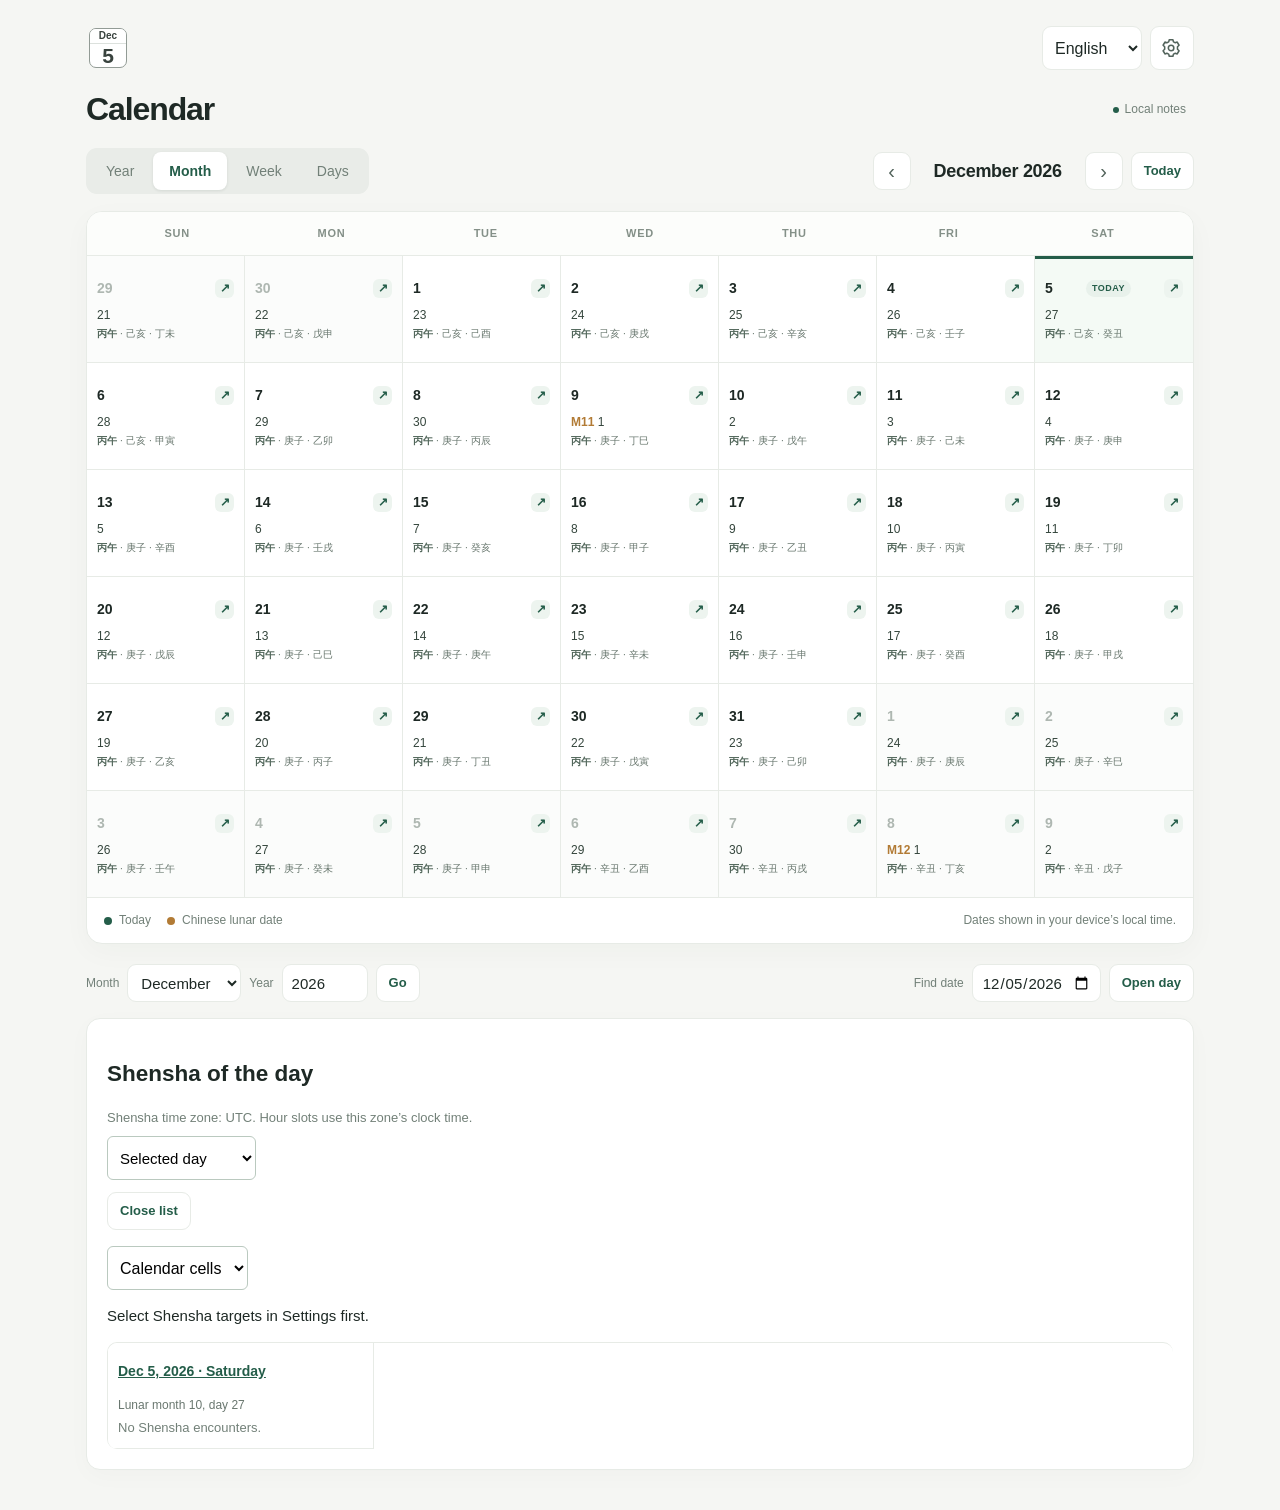
<file: index.html>
<!doctype html>
<html lang="en">
<head>
  <meta charset="utf-8">
  <meta name="viewport" content="width=device-width, initial-scale=1, viewport-fit=cover">
  <meta name="theme-color" content="#f5f5f2">
  <title>Daymark — Gregorian & Chinese Calendar</title>
  <link rel="manifest" href="manifest.webmanifest">
  <link id="app-favicon" rel="icon" type="image/png" href="icons/calendar-192.png">
  <link rel="apple-touch-icon" href="icons/calendar-192.png">
  <meta name="apple-mobile-web-app-capable" content="yes">
  <meta name="apple-mobile-web-app-title" content="Daymark">
  <link rel="stylesheet" href="styles.css?v=0.1.0-dev.49">
</head>
<body>
  <main class="shell">
    <header class="topbar">
      <a class="calendar-logo" id="calendar-home" href="#calendar" aria-label="Calendar">
        <span class="calendar-date-logo" aria-hidden="true">
          <span id="logo-month" class="calendar-logo-month"></span>
          <strong id="logo-day" class="calendar-logo-day"></strong>
        </span>
      </a>
      <div class="header-actions">
        <label class="sr-only" for="language-choice">Language</label>
        <select id="language-choice"><option value="zh" lang="zh-CN">中文</option><option value="en" lang="en">English</option><option value="ru" lang="ru">Русский</option><option value="fr" lang="fr">Français</option><option value="ja" lang="ja">日本語</option></select>
        <button class="icon-btn settings-button" id="open-settings" type="button" aria-label="Settings" data-open-settings="">
          <svg viewBox="0 0 24 24" width="22" height="22" aria-hidden="true" fill="none" stroke="currentColor" stroke-width="1.7" stroke-linecap="round" stroke-linejoin="round">
            <path d="m9 3-.6 2.3-2 .9-2.1-.7-2 3.5L4 10.6v2.8L2.3 15l2 3.5 2.1-.7 2 .9L9 21h4l.6-2.3 2-.9 2.1.7 2-3.5-1.7-1.6v-2.8L19.7 9l-2-3.5-2.1.7-2-.9L13 3Z"/>
            <circle cx="11" cy="12" r="3"/>
          </svg>
        </button>
      </div>
    </header>

    <dialog id="release-help" aria-labelledby="release-title">
      <h2 id="release-title">What’s new</h2>
      <p><strong id="release-version"></strong> · <time id="release-date"></time></p>
      <ul id="release-changes"></ul>
      <form method="dialog"><button class="today-btn">Done</button></form>
    </dialog>
    <p id="language-status" role="status"></p>
    <dialog id="install-help" aria-labelledby="install-title">
      <h2 id="install-title">Install Daymark</h2>
      <p id="install-instructions"></p>
      <p>Notes stay on this device. Export a backup before switching browsers or installing, then import it if your notes do not appear.</p>
      <form method="dialog"><button class="today-btn">Done</button></form>
    </dialog>


    <section id="settings-page" hidden aria-labelledby="settings-title">
      <button class="detail-back" id="settings-back" type="button">← <span>Back to calendar</span></button>
      <h1 id="settings-title" tabindex="-1">Settings</h1>
      <div class="settings-grid">
    <section id="settings-account" class="settings-card account-panel" tabindex="-1" aria-labelledby="account-title">
      <h2 id="account-title">Account</h2>
      <p>Stay signed in on this device. Sign out when using a shared device.</p>
      <p id="account-label">Local notes · this browser only</p>
      <p>Sign in to sync private notes across your devices. Cloud sync sends note contents to our Supabase provider; this app does not provide end-to-end encryption. Sign out on shared devices.</p>
      <form id="account-form">
        <label for="account-email">Email</label><input id="account-email" type="email" autocomplete="username" required>
        <label for="account-password">Password</label>
        <div class="password-field">
          <input id="account-password" type="password" autocomplete="current-password" autocapitalize="none" autocorrect="off" spellcheck="false" minlength="8" required>
          <button class="today-btn" id="toggle-password" type="button" aria-controls="account-password">Show password</button>
        </div>
        <div class="note-actions"><button class="today-btn" type="submit">Sign in</button><button class="today-btn" type="button" id="sign-up">Create account</button></div>
      </form>
      <button class="today-btn" id="toggle-password-form" type="button" aria-expanded="false" aria-controls="password-form" hidden>Change password</button>
      <form id="password-form" hidden>
        <h3>Change password</h3>
        <label for="current-password">Current password</label>
        <input id="current-password" type="password" autocomplete="current-password" required>
        <label for="new-password">New password</label>
        <input id="new-password" type="password" autocomplete="new-password" minlength="8" required>
        <label for="confirm-password">Confirm new password</label>
        <input id="confirm-password" type="password" autocomplete="new-password" minlength="8" required>
        <div class="note-actions"><button class="today-btn" id="change-password" type="submit">Change password</button></div>
        <p id="password-status" role="status"></p>
      </form>
      <p id="account-status" role="status"></p>
      <div class="note-actions" id="account-actions" hidden><button class="today-btn sign-out-button" id="sign-out">Sign out</button></div>
    </section>
    <section id="settings-sync" class="settings-card" tabindex="-1" aria-labelledby="settings-sync-title">
      <h2 id="settings-sync-title">Sync &amp; backups</h2>
      <div id="sync-actions" class="note-actions" hidden><button class="today-btn" id="sync-now">Sync now</button></div>
      <p id="sync-status" role="status"></p>
      <div id="sync-conflict" hidden>
        <h3 id="conflict-title">Conflicting edits</h3>
        <p>Both versions are kept on this device until you choose. Export a backup to preserve your local version first.</p>
        <p>This device</p><pre id="conflict-local"></pre>
        <p>Cloud</p><pre id="conflict-cloud"></pre>
        <div class="note-actions"><button class="today-btn" id="keep-local">Keep this device's version</button><button class="today-btn" id="keep-cloud">Use cloud version</button></div>
      </div>
        <section class="backup-panel" aria-label="Note backups">
      <details><summary>Notes &amp; backups</summary>
        <p>Local notes stay in this browser. Signed-in notes also sync to your account when connected. Export backups regularly. To move existing local notes into an account, export them before signing in, then import the backup while signed in.</p>
        <div class="note-actions"><button class="today-btn" id="export-notes">Export backup</button>
        <label class="today-btn file-label">Import backup<input id="import-notes" type="file" accept="application/json,.json"></label></div>
        <div id="import-preview" hidden><p id="import-summary"></p>
          <label for="import-conflicts">Dates already containing a note</label>
          <select id="import-conflicts"><option value="keep">Keep existing notes</option><option value="replace">Replace with imported notes</option></select>
          <div class="note-actions"><button class="today-btn" id="confirm-import">Import notes</button><button class="today-btn" id="cancel-import">Cancel</button></div>
        </div>
        <p id="backup-status" role="status"></p>
      </details>
    </section>
    </section>
    <section id="settings-display" class="settings-card" tabindex="-1" aria-labelledby="settings-display-title">
      <h2 id="settings-display-title">Calendar display</h2>
        <div class="view-switch" role="group" aria-label="Calendar view">
          <button class="view-btn" data-view="gregorian" aria-pressed="false">Gregorian</button>
          <button class="view-btn" data-view="lunar" aria-pressed="false">Chinese lunar</button>
          <button class="view-btn" data-view="combined" aria-pressed="true">Combined</button>
        </div>
      <p id="preference-status" class="calendar-instruction" role="status"></p>
    </section>
    <section id="settings-time" class="settings-card" tabindex="-1" aria-labelledby="shensha-timezone-title">
      <h2 id="shensha-timezone-title">Shensha time zone</h2>
      <form id="shensha-timezone-form">
        <label for="shensha-zone-source">Time zone source</label>
        <select id="shensha-zone-source"><option value="device">Device time zone</option><option value="birthplace">Birth-place time zone</option></select>
        <div id="shensha-birthplace-field" hidden>
          <label for="shensha-birthplace-zone">Birth-place time zone</label>
          <input id="shensha-birthplace-zone" type="text" list="shensha-timezones" placeholder="Asia/Shanghai" autocomplete="off" spellcheck="false" aria-describedby="shensha-zone-help">
          <datalist id="shensha-timezones"></datalist>
        </div>
        <p id="shensha-zone-current" class="detail-note"></p>
        <p id="shensha-zone-help">Choose a city time zone, such as Asia/Shanghai or America/Detroit. Hour slots use the selected date and clock time in this zone; the day changes at midnight.</p>
        <p>Year and month Shensha boundaries also use this zone. The main calendar keeps the device time zone. This does not calculate a birth chart.</p>
        <button class="today-btn" type="submit">Save time zone</button>
        <p id="shensha-zone-status" role="status"></p>
      </form>
    </section>
    <section id="settings-shensha" class="settings-card" tabindex="-1" aria-labelledby="shensha-title">
      <h2 id="shensha-title">Shensha matching</h2>
      <p>Matches apply to year, month, day, and hour pillars.</p>
      <p id="shensha-instructions">Select an item and choose one or more matching targets.</p>
      <p>Signed-in selections sync to your account. Local selections stay in this browser. Kongwang reduces the strength of other Shensha on that date; only Kongwang is shown in grey.</p>
      <button class="today-btn" id="shensha-use-local" type="button" hidden>Use local selections</button>
      <form id="shensha-form">
        <div id="shensha-fields"></div>
        <button class="today-btn" type="submit">Save &amp; calculate</button>
        <p id="shensha-status" role="status"></p>
      </form>
    </section>
    <section id="settings-app" class="settings-card release-bar" tabindex="-1" aria-label="App version and updates">
      <h2>App</h2>
      <button class="today-btn" id="install-app" type="button">Install app</button>
      <div class="release-actions"><span id="app-version"></span><span class="development-label">Development</span>
        <button class="today-btn" id="whats-new" type="button"><span>What’s new</span> <span id="release-new" class="new-badge">New</span></button>
        <button class="today-btn" id="check-updates" type="button" disabled>Check for updates</button>
      </div>
      <div id="update-notice" hidden><p>An update is ready. Your saved sign-in will be restored when online.</p>
        <button class="today-btn" id="apply-update" type="button">Refresh to update</button>
      </div>
      <p id="update-status" role="status"></p>
    </section>
      </div>
    </section>
    <section id="calendar-page">
    <section class="heading" aria-labelledby="page-title">
      <div class="calendar-heading-content"><div class="heading-row"><h1 id="page-title" tabindex="-1">Calendar</h1><button class="sync-summary" id="calendar-sync" type="button" data-open-settings="account">Local notes</button></div><p class="sub" id="date-summary" data-admin-caption hidden>Switch between Gregorian and Chinese lunar dates.</p></div>
    </section>
    <button id="calendar-update" class="calendar-notice" type="button" data-open-settings="app" hidden>An update is ready. Review update</button>
    <section aria-label="Calendar controls">
      <div class="toolbar">
        <div class="period-switch" role="group" aria-label="Calendar period">
          <button class="period-btn" type="button" data-period="year" aria-pressed="false">Year</button>
          <button class="period-btn" type="button" data-period="month" aria-pressed="true">Month</button>
          <button class="period-btn" type="button" data-period="week" aria-pressed="false">Week</button>
          <button class="period-btn" type="button" data-period="days" aria-pressed="false">Days</button>
        </div>
        <div class="month-controls">
          <button class="icon-btn" id="prev" aria-label="Previous month">‹</button>
          <div class="month-title" id="month-title" aria-live="polite"></div>
          <button class="icon-btn" id="next" aria-label="Next month">›</button>
          <button class="today-btn" id="today">Today</button>
        </div>

      </div>


      <p class="calendar-instruction" data-admin-caption hidden>Select any date to open its day details.</p>
      <div class="calendar-card" id="calendar-card">
        <div id="week-pager">
        <div id="previous-week-page" class="adjacent-week" hidden></div>
        <div class="calendar-grid-scroll" tabindex="0" role="region" aria-label="Calendar dates">
        <div class="weekdays" aria-hidden="true"><div class="weekday">Sun</div><div class="weekday">Mon</div><div class="weekday">Tue</div><div class="weekday">Wed</div><div class="weekday">Thu</div><div class="weekday">Fri</div><div class="weekday">Sat</div></div>
        <div class="days" id="days" aria-label="Monthly calendar"></div>
        </div>
        <div id="next-week-page" class="adjacent-week" hidden></div>
        </div>
        <div id="year-months" class="year-months" hidden></div>
        <div class="calendar-footer"><div class="legend"><span class="legend-item"><i class="dot"></i>Today</span><span class="legend-item"><i class="dot gold"></i>Chinese lunar date</span></div><span id="calendar-note">Dates shown in your device’s local time.</span></div>
      </div>
      <div class="date-navigation">
        <form id="month-form" class="date-form">
          <label for="jump-month">Month</label>
          <select id="jump-month" name="month"></select>
          <label for="jump-year">Year</label>
          <input id="jump-year" name="year" inputmode="numeric" type="number" min="1901" max="2100" required>
          <button class="today-btn" type="submit">Go</button>
        </form>
        <form id="date-form" class="date-form">
          <label for="find-date">Find date</label>
          <input id="find-date" name="date" type="date" min="1901-01-01" max="2100-12-31" required>
          <button class="today-btn" type="submit">Open day</button>
        </form>
      </div>
    </section>
    </section>
    <section id="detail-page" hidden aria-labelledby="detail-title">
      <button class="detail-back" id="back-to-calendar" type="button">← <span>Back to calendar</span></button>
      <header class="detail-heading">
        <div class="eyebrow" data-admin-caption hidden>Day details</div>
        <h1 id="detail-title" tabindex="-1"></h1>
        <p class="sub" id="detail-subtitle" data-admin-caption hidden></p>
      </header>
      <div class="detail-grid">
        <article class="detail-card">
          <div class="detail-label">Gregorian date</div>
          <div class="detail-value" id="detail-gregorian"></div>
          <p class="detail-note" id="detail-weekday"></p>
        </article>
        <article class="detail-card">
          <div class="detail-label">Chinese lunar date</div>
          <div class="detail-value" id="detail-lunar"></div>
          <p class="detail-note" data-admin-caption hidden>Traditional lunisolar date</p>
        </article>
      </div>
      <section class="detail-card note-card" aria-labelledby="note-title">
        <h2 id="note-title">Daily note</h2>
        <form id="note-form">
          <label class="sr-only" for="daily-note">Your note for this date</label>
          <textarea id="daily-note" rows="6" maxlength="20000" placeholder="Write about your day…" disabled></textarea>
          <div class="note-actions"><button class="today-btn" id="save-note" type="submit" disabled>Save note</button><button class="today-btn" id="delete-note" type="button" disabled>Delete note</button></div>
          <p id="note-status" role="status">Loading notes…</p>
        </form>
      </section>
      <article class="detail-card pillars-card">
        <h2>Calendar markers</h2>
        <p class="detail-note" data-admin-caption hidden>GanZhi combines ten Heavenly Stems and twelve Earthly Branches in a 60-part cycle. Chinese characters are retained; pronunciation is shown alongside them.</p>
        <div class="pillar-list">
          <div class="pillar"><span class="pillar-name">Year · 年</span><strong class="pillar-value" id="detail-year-pillar"></strong></div>
          <div class="pillar"><span class="pillar-name">Month · 月</span><strong class="pillar-value" id="detail-month-pillar"></strong></div>
          <div class="pillar"><span class="pillar-name">Day · 日</span><strong class="pillar-value" id="detail-day-pillar"></strong></div>
        </div>
      </article>
      <aside class="detail-info" id="detail-solar-term"></aside>
    </section>
    <section id="shensha-period-panel" class="detail-card" aria-labelledby="shensha-period-title">
      <h2 id="shensha-period-title">Shensha of the day</h2>
      <p id="shensha-zone-summary" class="detail-note"></p>
      <label class="sr-only" for="shensha-period">Period</label>
      <select id="shensha-period" aria-controls="shensha-custom-range shensha-period-results">
        <option value="" hidden>Choose a period</option>
        <option value="-1:30">−30 days</option>
        <option value="-1:10">−10 days</option>
        <option value="-1:3">−3 days</option>
        <option value="day" selected>Selected day</option>
        <option value="1:3">+3 days</option>
        <option value="1:10">+10 days</option>
        <option value="1:30">+30 days</option>
        <option value="custom">Custom range</option>
      </select>
      <form id="shensha-range-form">
        <div id="shensha-custom-range" hidden>
          <div class="shensha-range-inputs">
            <label>Start date<input id="shensha-start" type="date" min="1901-01-01" max="2100-12-31" required></label>
            <label>End date<input id="shensha-end" type="date" min="1901-01-01" max="2100-12-31" required></label>
          </div>
          <button class="today-btn" type="submit">Show encounters</button>
        </div>
        <button class="today-btn" id="shensha-close" type="button" hidden>Close list</button>
      </form>
      <div class="shensha-display-choice">
        <select id="shensha-display" aria-label="Encounter display">
          <option value="calendar">Calendar cells</option>
          <option value="cards">Detailed cards</option>
        </select>
      </div>
      <p id="shensha-period-status" role="status"></p>
      <nav id="shensha-result-pages" aria-label="Encounter result pages" hidden>
        <button class="today-btn" id="shensha-page-prev" type="button">Earlier dates</button>
        <button class="today-btn" id="shensha-page-next" type="button">Later dates</button>
      </nav>
      <div id="shensha-period-results"></div>
    </section>
  </main>
  <script src="release.js?v=0.1.0-dev.49" defer></script>
  <script src="translations.js?v=0.1.0-dev.49" defer></script>
  <script src="i18n.js?v=0.1.0-dev.49" defer></script>
  <script src="sync-config.js?v=0.1.0-dev.49" defer></script>
  <script src="sync.js?v=0.1.0-dev.49" defer></script>
  <script src="shensha.js?v=0.1.0-dev.49" defer></script>
  <script src="notes.js?v=0.1.0-dev.49" defer></script>
  <script src="app.js?v=0.1.0-dev.49" defer></script>
  <script src="install.js?v=0.1.0-dev.49" defer></script>
  <script src="updates.js?v=0.1.0-dev.49" defer></script>
</body>
</html>
</file>
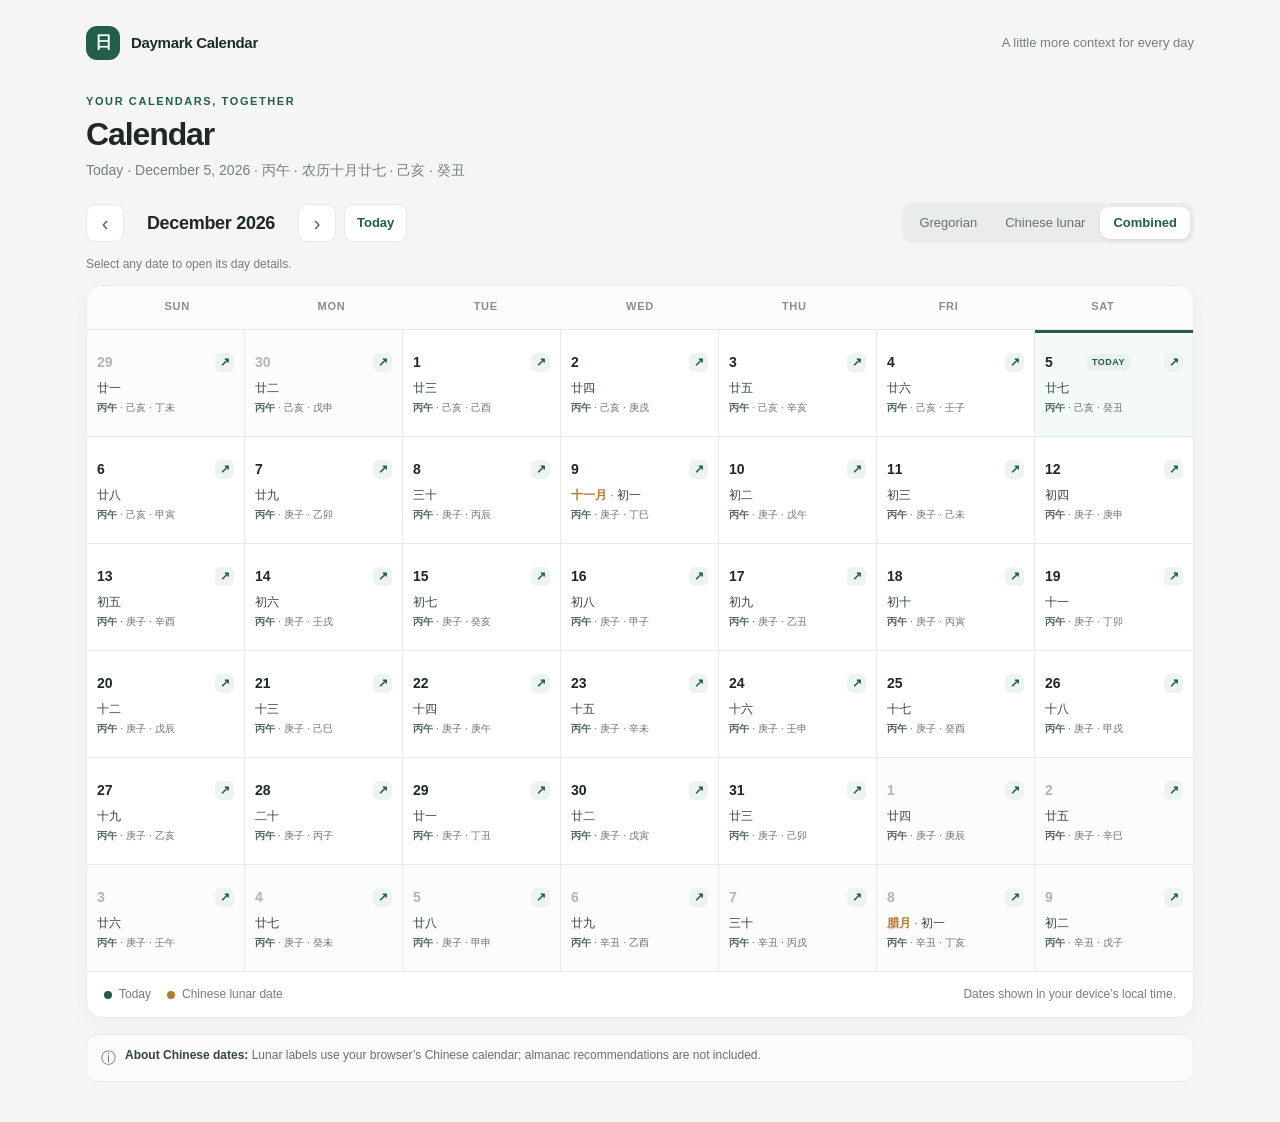
<file: reference/original.html>
<!doctype html>
<html lang="en">
<head>
  <meta charset="utf-8">
  <meta name="viewport" content="width=device-width, initial-scale=1">
  <meta name="theme-color" content="#f5f5f2">
  <title>Daymark — Gregorian & Chinese Calendar</title>
  <style>
    :root { color-scheme: light; --ink:#1e2925; --muted:#728078; --line:#e7ebe6; --paper:#fff; --canvas:#f5f6f3; --green:#245d49; --green-soft:#e8f1eb; --gold:#b27b35; --gold-soft:#f8f0e3; }
    * { box-sizing:border-box }
    [hidden] { display:none !important }
    body { margin:0; background:var(--canvas); color:var(--ink); font:15px/1.45 Inter,-apple-system,BlinkMacSystemFont,"Segoe UI",sans-serif; }
    button { color:inherit; font:inherit; cursor:pointer }
    .shell { max-width:1180px; margin:auto; padding:26px 36px 40px }
    .topbar { display:flex; justify-content:space-between; align-items:center; margin-bottom:34px }
    .brand { display:flex; gap:11px; align-items:center; font-weight:700; letter-spacing:-.3px }
    .brand-mark { width:34px; height:34px; display:grid; place-items:center; border-radius:11px; color:#fff; background:var(--green); font-size:17px }
    .top-note { color:var(--muted); font-size:13px }
    .heading { display:flex; justify-content:space-between; align-items:flex-end; gap:20px; margin-bottom:23px }
    .eyebrow { color:var(--green); text-transform:uppercase; letter-spacing:1.6px; font-size:11px; font-weight:700; margin-bottom:7px }
    h1 { font-size:32px; line-height:1.1; letter-spacing:-1.1px; margin:0 }
    .sub { color:var(--muted); margin:8px 0 0; font-size:14px }
    .toolbar { display:flex; justify-content:space-between; align-items:center; gap:16px; flex-wrap:wrap; margin-bottom:17px }
    .month-controls,.view-switch { display:flex; align-items:center; gap:8px }
    .month-title { min-width:158px; text-align:center; font-size:18px; font-weight:650; letter-spacing:-.3px }
    .icon-btn,.today-btn,.view-btn { border:1px solid var(--line); background:var(--paper); border-radius:9px; height:38px; padding:0 12px; transition:.15s ease }
    .icon-btn { width:38px; padding:0; font-size:20px; color:#52635b }
    .icon-btn:hover,.today-btn:hover,.view-btn:hover { border-color:#bac9bf; background:#fbfdfb }
    .today-btn { color:var(--green); font-size:13px; font-weight:650 }
    .view-switch { background:#e9ece8; padding:4px; border-radius:11px; gap:2px }
    .view-btn { background:transparent; border:0; height:32px; padding:0 13px; font-size:13px; color:#66736c; white-space:nowrap }
    .view-btn[aria-pressed="true"] { color:var(--green); background:#fff; box-shadow:0 1px 3px #1d33251a; font-weight:650 }
    .calendar-card { border:1px solid var(--line); background:var(--paper); border-radius:16px; box-shadow:0 8px 28px #20372a08; overflow:hidden }
    .weekdays,.days { display:grid; grid-template-columns:repeat(7,minmax(0,1fr)) }
    .weekdays { padding:0 13px; border-bottom:1px solid var(--line); background:#fcfdfb }
    .weekday { min-height:43px; display:grid; place-items:center; color:#849088; font-size:11px; font-weight:650; text-transform:uppercase; letter-spacing:.7px }
    .day { min-height:107px; border-right:1px solid var(--line); border-bottom:1px solid var(--line); padding:11px 10px; position:relative; transition:background .12s }
    button.day { display:block; width:100%; border-top:0; border-left:0; border-radius:0; appearance:none; text-align:left; background:transparent; font:inherit; color:inherit }
    .day:nth-child(7n) { border-right:0 }
    .day:hover { background:#fafcf9 }
    .day.outside { background:#fbfcfb; color:#aeb7b1 }
    .day.outside .greg-number { color:#aeb7b1 }
    .day.today { background:#f4faf5 }
    .day.today:before { content:""; position:absolute; top:0; left:0; right:0; height:3px; background:var(--green) }
    .greg-row { display:flex; justify-content:space-between; align-items:center; gap:3px; margin-bottom:8px }
    .greg-number { font-size:14px; font-weight:650 }
    .today-label { border-radius:20px; padding:2px 6px; color:var(--green); background:var(--green-soft); font-size:9px; font-weight:700; text-transform:uppercase; letter-spacing:.5px }
    .open-indicator { display:inline-grid; place-items:center; width:19px; height:19px; border-radius:6px; color:var(--green); background:#edf4ef; font-size:12px; font-weight:700; line-height:1 }
    .calendar-instruction { margin:-4px 0 11px; color:var(--muted); font-size:12px }
    .lunar { color:#69776f; font-size:12px; line-height:1.35 }
    .lunar .month { color:var(--gold); font-weight:650 }
    .lunar .dayname { color:#35463d }
    .ganzhi { margin-top:5px; color:#66756c; font-size:10px; letter-spacing:.1px; white-space:normal; line-height:1.2 }
    .ganzhi span { white-space:nowrap }
    .ganzhi b { color:#52675b; font-weight:650 }
    .lunar-only .greg-row { margin-bottom:7px }
    .lunar-only .lunar { font-size:13px }
    .lunar-only .lunar .dayname { font-size:16px; color:#35463d; font-weight:650 }
    .lunar-only .greg-number { font-size:12px; color:#7f8c84; font-weight:500 }
    .greg-only .lunar,.greg-only .ganzhi { display:none }
    .lunar-only .ganzhi { display:none }
    .greg-only .day { min-height:118px }
    .greg-only .greg-number { font-size:17px }
    .calendar-footer { display:flex; justify-content:space-between; align-items:center; padding:14px 17px; color:var(--muted); font-size:12px; gap:12px }
    .legend { display:flex; gap:16px; align-items:center; flex-wrap:wrap }
    .legend-item { display:flex; gap:7px; align-items:center }
    .dot { width:8px; height:8px; border-radius:50%; background:var(--green) }
    .dot.gold { background:var(--gold) }
    .hint { display:flex; gap:9px; align-items:flex-start; margin-top:16px; padding:12px 14px; border:1px solid #e5ebe5; border-radius:11px; color:#647269; background:#fbfcfa; font-size:12px }
    .hint b { color:#34473c }
    .hint-icon { font-size:15px }
    .detail-back { display:inline-flex; align-items:center; gap:8px; height:38px; padding:0 13px; margin:0 0 24px; border:1px solid var(--line); border-radius:9px; background:#fff; color:var(--green); font-weight:650 }
    .detail-back:hover { background:#f7faf7; border-color:#bac9bf }
    .detail-heading { margin-bottom:23px }
    .detail-heading h1 { font-size:32px }
    .detail-grid { display:grid; grid-template-columns:1fr 1fr; gap:14px; margin-bottom:14px }
    .detail-card { padding:20px; background:#fff; border:1px solid var(--line); border-radius:14px; box-shadow:0 6px 24px #20372a06 }
    .detail-label { color:var(--muted); font-size:11px; font-weight:700; letter-spacing:1px; text-transform:uppercase }
    .detail-value { margin-top:7px; font-size:21px; font-weight:650; letter-spacing:-.4px }
    .detail-note { margin:6px 0 0; color:var(--muted); font-size:13px }
    .pillars-card h2 { margin:0 0 15px; font-size:18px; letter-spacing:-.3px }
    .pillar-list { display:grid; grid-template-columns:repeat(3,1fr); gap:10px }
    .pillar { padding:13px 14px; background:#f8faf8; border:1px solid #e9eee9; border-radius:10px }
    .pillar-name { display:block; color:var(--muted); font-size:12px }
    .pillar-value { display:block; margin-top:4px; color:var(--green); font-size:22px; font-weight:700; letter-spacing:1px }
    .detail-info { margin-top:14px; padding:15px 17px; border:1px solid #e5ebe5; border-radius:11px; color:#647269; background:#fbfcfa; font-size:13px }
    .detail-info b { color:#34473c }
    @media(max-width:760px) { .shell{padding:20px 14px 28px}.topbar{margin-bottom:26px}.heading{align-items:flex-start;flex-direction:column;margin-bottom:19px}h1{font-size:28px}.toolbar{align-items:flex-start}.view-switch{order:2;width:100%;justify-content:space-between}.view-btn{flex:1;padding:0 5px}.month-controls{width:100%;justify-content:space-between}.month-title{flex:1}.day{min-height:82px;padding:8px 5px}.greg-row{margin-bottom:6px}.greg-number{font-size:12px}.lunar{font-size:10px}.ganzhi{font-size:8px;letter-spacing:-.2px}.today-label{font-size:8px;padding:2px 4px}.weekday{min-height:38px;font-size:9px}.weekdays{padding:0 4px}.calendar-footer{align-items:flex-start;flex-direction:column}.greg-only .day{min-height:92px}.lunar-only .lunar .dayname{font-size:13px} }
    @media(max-width:760px) { .detail-grid{grid-template-columns:1fr}.detail-heading h1{font-size:28px}.detail-card{padding:16px}.detail-back{margin-bottom:20px} }
    @media(max-width:390px) { .day{min-height:72px;padding:7px 3px}.lunar{font-size:9px}.ganzhi{font-size:7px;letter-spacing:-.3px}.today-label{display:none}.weekday{letter-spacing:0}.greg-only .day{min-height:82px} }
    button:focus-visible { outline:3px solid #8bb49e; outline-offset:2px }
  </style>
</head>
<body>
  <main class="shell">
    <header class="topbar">
      <div class="brand"><span class="brand-mark" aria-hidden="true">日</span><span>Daymark Calendar</span></div>
      <div class="top-note">A little more context for every day</div>
    </header>
    <section id="calendar-page">
    <section class="heading" aria-labelledby="page-title">
      <div><div class="eyebrow">Your calendars, together</div><h1 id="page-title">Calendar</h1><p class="sub" id="date-summary">Switch between Gregorian and Chinese lunar dates.</p></div>
    </section>
    <section aria-label="Calendar controls">
      <div class="toolbar">
        <div class="month-controls">
          <button class="icon-btn" id="prev" aria-label="Previous month">‹</button>
          <div class="month-title" id="month-title" aria-live="polite"></div>
          <button class="icon-btn" id="next" aria-label="Next month">›</button>
          <button class="today-btn" id="today">Today</button>
        </div>
        <div class="view-switch" role="group" aria-label="Calendar view">
          <button class="view-btn" data-view="gregorian" aria-pressed="false">Gregorian</button>
          <button class="view-btn" data-view="lunar" aria-pressed="false">Chinese lunar</button>
          <button class="view-btn" data-view="combined" aria-pressed="true">Combined</button>
        </div>
      </div>
      <p class="calendar-instruction">Select any date to open its day details.</p>
      <div class="calendar-card" id="calendar-card">
        <div class="weekdays" aria-hidden="true"><div class="weekday">Sun</div><div class="weekday">Mon</div><div class="weekday">Tue</div><div class="weekday">Wed</div><div class="weekday">Thu</div><div class="weekday">Fri</div><div class="weekday">Sat</div></div>
        <div class="days" id="days" aria-label="Monthly calendar"></div>
        <div class="calendar-footer"><div class="legend"><span class="legend-item"><i class="dot"></i>Today</span><span class="legend-item"><i class="dot gold"></i>Chinese lunar date</span></div><span id="calendar-note">Dates shown in your device’s local time.</span></div>
      </div>
      <aside class="hint"><span class="hint-icon" aria-hidden="true">ⓘ</span><span><b>About Chinese dates:</b> Lunar labels use your browser’s Chinese calendar; almanac recommendations are not included.</span></aside>
    </section>
    </section>
    <section id="detail-page" hidden aria-labelledby="detail-title">
      <button class="detail-back" id="back-to-calendar" type="button">← <span>Back to calendar</span></button>
      <header class="detail-heading">
        <div class="eyebrow">Day details</div>
        <h1 id="detail-title" tabindex="-1"></h1>
        <p class="sub" id="detail-subtitle"></p>
      </header>
      <div class="detail-grid">
        <article class="detail-card">
          <div class="detail-label">Gregorian date</div>
          <div class="detail-value" id="detail-gregorian"></div>
          <p class="detail-note" id="detail-weekday"></p>
        </article>
        <article class="detail-card">
          <div class="detail-label">Chinese lunar date</div>
          <div class="detail-value" id="detail-lunar"></div>
          <p class="detail-note">Traditional lunisolar date</p>
        </article>
      </div>
      <article class="detail-card pillars-card">
        <h2>Calendar markers</h2>
        <div class="pillar-list">
          <div class="pillar"><span class="pillar-name">Year · 年</span><strong class="pillar-value" id="detail-year-pillar"></strong></div>
          <div class="pillar"><span class="pillar-name">Month · 月</span><strong class="pillar-value" id="detail-month-pillar"></strong></div>
          <div class="pillar"><span class="pillar-name">Day · 日</span><strong class="pillar-value" id="detail-day-pillar"></strong></div>
        </div>
      </article>
      <aside class="detail-info" id="detail-solar-term"></aside>
    </section>
  </main>
  <script>
    (() => {
      const $ = (s) => document.querySelector(s);
      const daysEl = $('#days');
      const monthTitle = $('#month-title');
      const summary = $('#date-summary');
      const todayDate = new Date();
      let shown = new Date(todayDate.getFullYear(), todayDate.getMonth(), 1);
      let view = 'combined';
      let focusAfterCalendar = false;
      let focusDateKey = null;
      let activeDateKey = null;
      let forceCalendar = false;
      let detailRouteAvailable = false;
      const monthFormatter = new Intl.DateTimeFormat(undefined, { month: 'long', year: 'numeric' });
      const lunarFormatter = new Intl.DateTimeFormat('zh-CN-u-ca-chinese-nu-latn', { month: 'long', day: 'numeric' });
      const lunarMonthFormatter = new Intl.DateTimeFormat('zh-CN-u-ca-chinese', { month: 'long' });
      const weekdayFormatter = new Intl.DateTimeFormat(undefined, { weekday: 'long' });
      const stems = ['甲','乙','丙','丁','戊','己','庚','辛','壬','癸'];
      const branches = ['子','丑','寅','卯','辰','巳','午','未','申','酉','戌','亥'];
      const lunarDayNames = ['', '初一', '初二', '初三', '初四', '初五', '初六', '初七', '初八', '初九', '初十', '十一', '十二', '十三', '十四', '十五', '十六', '十七', '十八', '十九', '二十', '廿一', '廿二', '廿三', '廿四', '廿五', '廿六', '廿七', '廿八', '廿九', '三十'];
      const jieTerms = [
        { longitude:285, month:0, day:6, offset:11, name:'小寒', english:'Xiaohan' }, { longitude:315, month:1, day:4, offset:0, name:'立春', english:'Lichun' },
        { longitude:345, month:2, day:6, offset:1, name:'惊蛰', english:'Jingzhe' }, { longitude:15, month:3, day:5, offset:2, name:'清明', english:'Qingming' },
        { longitude:45, month:4, day:6, offset:3, name:'立夏', english:'Lixia' }, { longitude:75, month:5, day:6, offset:4, name:'芒种', english:'Mangzhong' },
        { longitude:105, month:6, day:7, offset:5, name:'小暑', english:'Xiaoshu' }, { longitude:135, month:7, day:8, offset:6, name:'立秋', english:'Liqiu' },
        { longitude:165, month:8, day:8, offset:7, name:'白露', english:'Bailu' }, { longitude:195, month:9, day:8, offset:8, name:'寒露', english:'Hanlu' },
        { longitude:225, month:10, day:7, offset:9, name:'立冬', english:'Lidong' }, { longitude:255, month:11, day:7, offset:10, name:'大雪', english:'Daxue' }
      ];
      const termCache = new Map();
      const fmtDate = (d) => new Intl.DateTimeFormat(undefined, { year:'numeric', month:'long', day:'numeric' }).format(d);
      function lunarParts(date) {
        const parts = lunarFormatter.formatToParts(date);
        const month = parts.find(p => p.type === 'month')?.value ?? '';
        const dayNumber = Number(parts.find(p => p.type === 'day')?.value);
        return { month, day: lunarDayNames[dayNumber] ?? String(dayNumber) };
      }
      function sexagenaryDay(date) {
        const jdn = Math.floor(Date.UTC(date.getFullYear(), date.getMonth(), date.getDate()) / 86400000) + 2440588;
        const cycle = ((jdn + 49) % 60 + 60) % 60;
        return stems[cycle % 10] + branches[cycle % 12];
      }
      function mod(n, m) { return ((n % m) + m) % m; }
      function apparentSolarLongitude(timestamp) {
        const jd = timestamp / 86400000 + 2440587.5;
        const d = jd - 2451545.0;
        const g = (357.529 + 0.98560028 * d) * Math.PI / 180;
        const q = 280.459 + 0.98564736 * d;
        return mod(q + 1.915 * Math.sin(g) + 0.020 * Math.sin(2 * g), 360);
      }
      function signedAngleDifference(longitude, target) {
        return mod(longitude - target + 180, 360) - 180;
      }
      function solarTermInstant(year, term) {
        const guess = Date.UTC(year, term.month, term.day, 12);
        let low = guess - 7 * 86400000;
        let high = guess + 7 * 86400000;
        const lowDelta = signedAngleDifference(apparentSolarLongitude(low), term.longitude);
        const highDelta = signedAngleDifference(apparentSolarLongitude(high), term.longitude);
        if (!(lowDelta <= 0 && highDelta >= 0)) return guess;
        for (let i = 0; i < 42; i++) {
          const mid = (low + high) / 2;
          if (signedAngleDifference(apparentSolarLongitude(mid), term.longitude) < 0) low = mid;
          else high = mid;
        }
        return (low + high) / 2;
      }
      function termsForYear(year) {
        if (!termCache.has(year)) termCache.set(year, jieTerms.map(term => ({ ...term, year, instant: solarTermInstant(year, term) })));
        return termCache.get(year);
      }
      function timestampAtLocalNoon(date) {
        return new Date(date.getFullYear(), date.getMonth(), date.getDate(), 12).getTime();
      }
      function pillarsFor(date) {
        const noon = timestampAtLocalNoon(date);
        const terms = [];
        for (let year = date.getFullYear() - 1; year <= date.getFullYear() + 1; year++) terms.push(...termsForYear(year));
        const term = terms.filter(item => item.instant <= noon).sort((a,b) => b.instant - a.instant)[0];
        const lichun = termsForYear(term.year).find(item => item.offset === 0);
        const solarYear = noon < lichun.instant ? term.year - 1 : term.year;
        const yearCycle = mod(solarYear - 4, 60);
        const yearIndex = yearCycle % 10;
        const yearPillar = stems[yearIndex] + branches[yearCycle % 12];
        const firstMonthStem = mod((yearIndex % 5) * 2 + 2, 10);
        const monthPillar = stems[mod(firstMonthStem + term.offset, 10)] + branches[mod(2 + term.offset, 12)];
        return { year: yearPillar, month: monthPillar, term };
      }
      function dateKey(date) {
        const pad = value => String(value).padStart(2, '0');
        return `${String(date.getFullYear()).padStart(4, '0')}-${pad(date.getMonth()+1)}-${pad(date.getDate())}`;
      }
      function dateFromKey(key) {
        if (!/^\d{4}-\d{2}-\d{2}$/.test(key)) return null;
        const [year, month, day] = key.split('-').map(Number);
        const date = new Date(year, month-1, day, 12);
        return date.getFullYear() === year && date.getMonth() === month-1 && date.getDate() === day ? date : null;
      }
      function openDay(date) {
        const key = dateKey(date);
        focusDateKey = key;
        focusAfterCalendar = true;
        activeDateKey = key;
        forceCalendar = false;
        try {
          history.pushState({ view:'day', date:key, fromCalendar:true }, '', `#day=${key}`);
          detailRouteAvailable = true;
        } catch (error) {
          detailRouteAvailable = false;
        }
        renderPage();
      }
      function renderDayDetails(date) {
        const lunar = lunarParts(date);
        const pillars = pillarsFor(date);
        const weekday = weekdayFormatter.format(date);
        const title = `${weekday}, ${fmtDate(date)}`;
        $('#detail-title').textContent = title;
        document.title = `Daymark Calendar — ${title}`;
        $('#detail-subtitle').textContent = 'Chinese lunar date and traditional calendar markers';
        $('#detail-gregorian').textContent = fmtDate(date);
        $('#detail-weekday').textContent = weekday;
        $('#detail-lunar').textContent = `农历${lunar.month}${lunar.day}`;
        $('#detail-year-pillar').textContent = pillars.year;
        $('#detail-month-pillar').textContent = pillars.month;
        $('#detail-day-pillar').textContent = sexagenaryDay(date);
        const nearbyTerms = [];
        for (let year=date.getFullYear()-1; year<=date.getFullYear()+1; year++) nearbyTerms.push(...termsForYear(year));
        const termOnDate = nearbyTerms.find(term => dateKey(new Date(term.instant)) === dateKey(date));
        const termInfo = $('#detail-solar-term');
        if (termOnDate) {
          const boundaryTime = new Intl.DateTimeFormat(undefined, { hour:'numeric', minute:'2-digit' }).format(new Date(termOnDate.instant));
          termInfo.textContent = `Solar-term boundary: ${termOnDate.name} (${termOnDate.english}), at approximately ${boundaryTime} local time. The time is an estimate.`;
        } else {
          const boundaryDate = new Date(pillars.term.instant);
          termInfo.textContent = `The current solar-term period began with ${pillars.term.name} (${pillars.term.english}) on ${fmtDate(boundaryDate)}. Solar-term times are estimates.`;
        }
        $('#detail-title').focus();
      }
      function renderPage() {
        const match = location.hash.match(/^#day=(\d{4}-\d{2}-\d{2})$/);
        const detailDate = forceCalendar ? null : dateFromKey(activeDateKey || (match ? match[1] : ''));
        $('#calendar-page').hidden = Boolean(detailDate);
        $('#detail-page').hidden = !detailDate;
        if (detailDate) renderDayDetails(detailDate);
        else {
          document.title = 'Daymark — Gregorian & Chinese Calendar';
          render();
          if (focusAfterCalendar) {
            document.querySelector(`[data-date="${focusDateKey}"]`)?.focus();
            focusAfterCalendar = false;
          }
        }
      }
      function render() {
        monthTitle.textContent = monthFormatter.format(shown);
        const thisLunar = lunarParts(todayDate);
        const todayPillars = pillarsFor(todayDate);
        summary.textContent = `Today · ${fmtDate(todayDate)} · ${todayPillars.year} · 农历${lunarMonthFormatter.format(todayDate)}${thisLunar.day} · ${todayPillars.month} · ${sexagenaryDay(todayDate)}`;
        $('#calendar-card').className = `calendar-card ${view === 'gregorian' ? 'greg-only' : ''} ${view === 'lunar' ? 'lunar-only' : ''}`;
        document.querySelectorAll('.view-btn').forEach(btn => btn.setAttribute('aria-pressed', String(btn.dataset.view === view)));
        const first = new Date(shown.getFullYear(), shown.getMonth(), 1);
        const start = new Date(first.getFullYear(), first.getMonth(), 1 - first.getDay());
        const frag = document.createDocumentFragment();
        for (let i=0; i<42; i++) {
          const date = new Date(start.getFullYear(), start.getMonth(), start.getDate()+i, 12);
          const outside = date.getMonth() !== shown.getMonth();
          const isToday = date.getFullYear() === todayDate.getFullYear() && date.getMonth() === todayDate.getMonth() && date.getDate() === todayDate.getDate();
          const lunar = lunarParts(date);
          const pillars = pillarsFor(date);
          const cell = document.createElement('button');
          cell.type = 'button';
          cell.className = `day${outside ? ' outside' : ''}${isToday ? ' today' : ''}`;
          cell.dataset.date = dateKey(date);
          cell.title = 'Open day details';
          cell.setAttribute('aria-label', `${weekdayFormatter.format(date)}, ${fmtDate(date)}, Chinese lunar ${lunar.month}${lunar.day}; traditional calendar markers ${pillars.year}, ${pillars.month}, ${sexagenaryDay(date)}${isToday ? ', today' : ''}`);
          cell.addEventListener('click', () => openDay(date));
          const row = document.createElement('div'); row.className='greg-row';
          const num = document.createElement('span'); num.className='greg-number'; num.textContent=date.getDate(); row.append(num);
          const indicator=document.createElement('span'); indicator.className='open-indicator'; indicator.setAttribute('aria-hidden','true'); indicator.textContent='↗';
          if (isToday) { const label=document.createElement('span'); label.className='today-label'; label.textContent='Today'; row.append(label,indicator); }
          else row.append(indicator);
          const lunarEl=document.createElement('div'); lunarEl.className='lunar';
          if (lunar.day === '初一') {
            const m=document.createElement('span'); m.className='month'; m.textContent=lunar.month;
            const d=document.createElement('span'); d.className='dayname'; d.textContent='初一'; lunarEl.append(m, document.createTextNode(' · '), d);
          } else {
            const d=document.createElement('span'); d.className='dayname'; d.textContent=lunar.day; lunarEl.append(d);
          }
          const ganzhiEl=document.createElement('div'); ganzhiEl.className='ganzhi';
          ganzhiEl.title=`年 ${pillars.year} · 月 ${pillars.month} · 日 ${sexagenaryDay(date)}`;
          const yearPillar=document.createElement('b'); yearPillar.textContent=pillars.year;
          const monthPillar=document.createElement('span'); monthPillar.textContent=` · ${pillars.month}`;
          const dayPillar=document.createElement('span'); dayPillar.textContent=` · ${sexagenaryDay(date)}`;
          ganzhiEl.append(yearPillar,monthPillar,dayPillar);
          cell.append(row,lunarEl,ganzhiEl); frag.append(cell);
        }
        daysEl.replaceChildren(frag);
      }
      $('#prev').addEventListener('click', () => { shown = new Date(shown.getFullYear(), shown.getMonth()-1, 1); render(); });
      $('#next').addEventListener('click', () => { shown = new Date(shown.getFullYear(), shown.getMonth()+1, 1); render(); });
      $('#today').addEventListener('click', () => { shown = new Date(todayDate.getFullYear(), todayDate.getMonth(), 1); render(); });
      $('#back-to-calendar').addEventListener('click', () => {
        if (detailRouteAvailable && history.state?.fromCalendar) {
          activeDateKey = null;
          detailRouteAvailable = false;
          history.back();
        }
        else {
          activeDateKey = null;
          forceCalendar = true;
          try { history.replaceState({ view:'calendar' }, '', `${location.pathname}${location.search}#calendar`); }
          catch (error) { try { location.hash = '#calendar'; } catch (ignored) {} }
          renderPage();
        }
      });
      document.querySelectorAll('.view-btn').forEach(btn => btn.addEventListener('click', () => { view=btn.dataset.view; render(); }));
      window.addEventListener('popstate', () => { activeDateKey = null; forceCalendar = false; detailRouteAvailable = false; renderPage(); });
      if (!history.state?.view) {
        const directDay = location.hash.match(/^#day=(\d{4}-\d{2}-\d{2})$/);
        activeDateKey = directDay ? directDay[1] : null;
        try { history.replaceState({ view:directDay ? 'day' : 'calendar', fromCalendar:false }, '', location.href); } catch (error) {}
      }
      try { lunarFormatter.format(todayDate); renderPage(); }
      catch (err) { summary.textContent='Your browser does not support Chinese calendar formatting. Try a recent version of Safari, Chrome, Firefox, or Edge.'; daysEl.replaceChildren(); }
    })();
  </script>
</body>
</html>
</file>
<file: styles.css>
:root { color-scheme: light; --ink:#1e2925; --muted:#728078; --line:#e7ebe6; --paper:#fff; --canvas:#f5f6f3; --green:#245d49; --green-soft:#e8f1eb; --gold:#b27b35; --gold-soft:#f8f0e3; }
* { box-sizing:border-box }
[hidden] { display:none !important }
body { margin:0; background:var(--canvas); color:var(--ink); font:15px/1.45 Inter,-apple-system,BlinkMacSystemFont,"Segoe UI",sans-serif; }
button { color:inherit; font:inherit; cursor:pointer }
.shell { max-width:1180px; margin:auto; padding:26px 36px 40px }
.topbar { display:flex; justify-content:space-between; align-items:center; margin-bottom:34px }
.brand { display:flex; gap:11px; align-items:center; font-weight:700; letter-spacing:-.3px }
.brand-mark { width:34px; height:34px; display:grid; place-items:center; border-radius:11px; color:#fff; background:var(--green); font-size:17px }
.top-note { color:var(--muted); font-size:13px }
.heading { display:flex; justify-content:space-between; align-items:flex-end; gap:20px; margin-bottom:23px }
.eyebrow { color:var(--green); text-transform:uppercase; letter-spacing:1.6px; font-size:11px; font-weight:700; margin-bottom:7px }
h1 { font-size:32px; line-height:1.1; letter-spacing:-1.1px; margin:0 }
.sub { color:var(--muted); margin:8px 0 0; font-size:14px }
.toolbar { display:flex; justify-content:space-between; align-items:center; gap:16px; flex-wrap:wrap; margin-bottom:17px }
.month-controls,.view-switch { display:flex; align-items:center; gap:8px }
.month-title { min-width:158px; text-align:center; font-size:18px; font-weight:650; letter-spacing:-.3px }
.icon-btn,.today-btn,.view-btn { border:1px solid var(--line); background:var(--paper); border-radius:9px; height:38px; padding:0 12px; transition:.15s ease }
.icon-btn { width:38px; padding:0; font-size:20px; color:#52635b }
.icon-btn:hover,.today-btn:hover,.view-btn:hover { border-color:#bac9bf; background:#fbfdfb }
.today-btn { color:var(--green); font-size:13px; font-weight:650 }
.view-switch { background:#e9ece8; padding:4px; border-radius:11px; gap:2px }
.view-btn { background:transparent; border:0; height:32px; padding:0 13px; font-size:13px; color:#66736c; white-space:nowrap }
.view-btn[aria-pressed="true"] { color:var(--green); background:#fff; box-shadow:0 1px 3px #1d33251a; font-weight:650 }
.calendar-card { border:1px solid var(--line); background:var(--paper); border-radius:16px; box-shadow:0 8px 28px #20372a08; overflow:hidden }
.weekdays,.days { display:grid; grid-template-columns:repeat(7,minmax(0,1fr)) }
.weekdays { padding:0 13px; border-bottom:1px solid var(--line); background:#fcfdfb }
.weekday { min-height:43px; display:grid; place-items:center; color:#849088; font-size:11px; font-weight:650; text-transform:uppercase; letter-spacing:.7px }
.day { min-height:107px; border-right:1px solid var(--line); border-bottom:1px solid var(--line); padding:11px 10px; position:relative; transition:background .12s }
button.day { display:block; width:100%; border-top:0; border-left:0; border-radius:0; appearance:none; text-align:left; background:transparent; font:inherit; color:inherit }
.day:nth-child(7n) { border-right:0 }
.day:hover { background:#fafcf9 }
.day.outside { background:#fbfcfb; color:#aeb7b1 }
.day.outside .greg-number { color:#aeb7b1 }
.day.today { background:#f4faf5 }
.day.today:before { content:""; position:absolute; top:0; left:0; right:0; height:3px; background:var(--green) }
.greg-row { display:flex; justify-content:space-between; align-items:center; gap:3px; margin-bottom:8px }
.greg-number { font-size:14px; font-weight:650 }
.today-label { border-radius:20px; padding:2px 6px; color:var(--green); background:var(--green-soft); font-size:9px; font-weight:700; text-transform:uppercase; letter-spacing:.5px }
.open-indicator { display:inline-grid; place-items:center; width:19px; height:19px; border-radius:6px; color:var(--green); background:#edf4ef; font-size:12px; font-weight:700; line-height:1 }
.calendar-instruction { margin:-4px 0 11px; color:var(--muted); font-size:12px }
.lunar { color:#69776f; font-size:12px; line-height:1.35 }
.lunar .month { color:var(--gold); font-weight:650 }
.lunar .dayname { color:#35463d }
.ganzhi { margin-top:5px; color:#66756c; font-size:10px; letter-spacing:.1px; white-space:normal; line-height:1.2 }
.ganzhi span { white-space:nowrap }
.ganzhi b { color:#52675b; font-weight:650 }
.lunar-only .greg-row { margin-bottom:7px }
.lunar-only .lunar { font-size:13px }
.lunar-only .lunar .dayname { font-size:16px; color:#35463d; font-weight:650 }
.lunar-only .greg-number { font-size:12px; color:#7f8c84; font-weight:500 }
.greg-only .lunar,.greg-only .ganzhi { display:none }
.lunar-only .ganzhi { display:none }
.greg-only .day { min-height:118px }
.greg-only .greg-number { font-size:17px }
.calendar-footer { display:flex; justify-content:space-between; align-items:center; padding:14px 17px; color:var(--muted); font-size:12px; gap:12px }
.legend { display:flex; gap:16px; align-items:center; flex-wrap:wrap }
.legend-item { display:flex; gap:7px; align-items:center }
.dot { width:8px; height:8px; border-radius:50%; background:var(--green) }
.dot.gold { background:var(--gold) }
.hint { display:flex; gap:9px; align-items:flex-start; margin-top:16px; padding:12px 14px; border:1px solid #e5ebe5; border-radius:11px; color:#647269; background:#fbfcfa; font-size:12px }
.hint b { color:#34473c }
.hint-icon { font-size:15px }
.detail-back { display:inline-flex; align-items:center; gap:8px; height:38px; padding:0 13px; margin:0 0 24px; border:1px solid var(--line); border-radius:9px; background:#fff; color:var(--green); font-weight:650 }
.detail-back:hover { background:#f7faf7; border-color:#bac9bf }
.detail-heading { margin-bottom:23px }
.detail-heading h1 { font-size:32px }
.detail-grid { display:grid; grid-template-columns:1fr 1fr; gap:14px; margin-bottom:14px }
.detail-card { padding:20px; background:#fff; border:1px solid var(--line); border-radius:14px; box-shadow:0 6px 24px #20372a06 }
.detail-label { color:var(--muted); font-size:11px; font-weight:700; letter-spacing:1px; text-transform:uppercase }
.detail-value { margin-top:7px; font-size:21px; font-weight:650; letter-spacing:-.4px }
.detail-note { margin:6px 0 0; color:var(--muted); font-size:13px }
.pillars-card h2 { margin:0 0 15px; font-size:18px; letter-spacing:-.3px }
.pillar-list { display:grid; grid-template-columns:repeat(3,1fr); gap:10px }
.pillar { padding:13px 14px; background:#f8faf8; border:1px solid #e9eee9; border-radius:10px }
.pillar-name { display:block; color:var(--muted); font-size:12px }
.pillar-value { display:block; margin-top:4px; color:var(--green); font-size:22px; font-weight:700; letter-spacing:1px }
.detail-info { margin-top:14px; padding:15px 17px; border:1px solid #e5ebe5; border-radius:11px; color:#647269; background:#fbfcfa; font-size:13px }
.detail-info b { color:#34473c }
@media(max-width:760px) { .shell{padding:20px 14px 28px}.topbar{margin-bottom:26px}.heading{align-items:flex-start;flex-direction:column;margin-bottom:19px}h1{font-size:28px}.toolbar{align-items:flex-start}.view-switch{order:2;width:100%;justify-content:space-between}.view-btn{flex:1;padding:0 5px}.month-controls{width:100%;justify-content:space-between}.month-title{flex:1}.day{min-height:82px;padding:8px 5px}.greg-row{margin-bottom:6px}.greg-number{font-size:12px}.lunar{font-size:10px}.ganzhi{font-size:8px;letter-spacing:-.2px}.today-label{font-size:8px;padding:2px 4px}.weekday{min-height:38px;font-size:9px}.weekdays{padding:0 4px}.calendar-footer{align-items:flex-start;flex-direction:column}.greg-only .day{min-height:92px}.lunar-only .lunar .dayname{font-size:13px} }
@media(max-width:760px) { .detail-grid{grid-template-columns:1fr}.detail-heading h1{font-size:28px}.detail-card{padding:16px}.detail-back{margin-bottom:20px} }
@media(max-width:390px) { .day{min-height:72px;padding:7px 3px}.lunar{font-size:9px}.ganzhi{font-size:7px;letter-spacing:-.3px}.today-label{display:none}.weekday{letter-spacing:0}.greg-only .day{min-height:82px} }
button:focus-visible { outline:3px solid #8bb49e; outline-offset:2px }

.date-navigation { display:flex; flex-wrap:wrap; justify-content:space-between; gap:12px; margin:0 0 18px }
.date-form { display:flex; align-items:center; flex-wrap:wrap; gap:8px }
.date-form label { color:var(--muted); font-size:12px }
.date-form input,.date-form select { min-width:0; height:38px; border:1px solid var(--line); border-radius:9px; padding:0 9px; background:var(--paper); color:var(--ink); font:inherit }
#jump-year { width:86px }
input:focus-visible,select:focus-visible { outline:3px solid #8bb49e; outline-offset:2px }
#preference-status:empty { display:none }
@media(max-width:390px) { .date-form { gap:5px }.date-form input,.date-form select { padding:0 5px } }

/* Phone-first refinements: retain detail information without crowding month cells. */
button,input,select { touch-action:manipulation }
button:disabled { opacity:.4; cursor:default }
@media(max-width:760px) {
  .shell { padding:16px 12px 28px; padding-top:max(16px,env(safe-area-inset-top)); padding-right:max(12px,env(safe-area-inset-right)); padding-bottom:max(28px,env(safe-area-inset-bottom)); padding-left:max(12px,env(safe-area-inset-left)) }
  .topbar { margin-bottom:22px }
  .top-note { display:none }
  .sub { line-height:1.6 }
  .toolbar { gap:12px }
  .month-controls { display:grid; grid-template-columns:44px minmax(0,1fr) 44px auto; width:100%; gap:6px }
  .month-title { min-width:0; font-size:17px }
  .icon-btn { width:44px }
  .icon-btn,.today-btn,.view-btn,.detail-back { min-height:44px; height:auto }
  .view-btn { padding:0 6px; font-size:13px }
  .date-navigation { display:grid; gap:12px; margin-bottom:16px }
  .date-form { display:grid; gap:6px 8px; align-items:end }
  #month-form { grid-template-columns:minmax(0,1fr) 82px 52px }
  #month-form label[for="jump-month"] { grid-column:1; grid-row:1 }
  #month-form label[for="jump-year"] { grid-column:2; grid-row:1 }
  #jump-month { grid-column:1; grid-row:2 }
  #jump-year { grid-column:2; grid-row:2; width:100% }
  #month-form button { grid-column:3; grid-row:2 }
  #date-form { grid-template-columns:minmax(0,1fr) auto }
  #date-form label { grid-column:1 / -1 }
  .date-form input,.date-form select { width:100%; min-height:44px; font-size:16px; padding:0 10px }
  .date-form label { font-size:13px }
  .calendar-instruction { font-size:13px; margin:0 0 12px }
  .weekdays { padding:0 }
  .weekday { min-height:36px; font-size:10px; letter-spacing:0 }
  .day,.greg-only .day { min-height:70px; padding:9px 3px }
  .greg-row { justify-content:center; margin-bottom:6px }
  .greg-number,.greg-only .greg-number { font-size:16px }
  .today-label,.open-indicator,.ganzhi { display:none }
  .lunar { text-align:center; font-size:12px }
  .lunar .month { display:block; font-size:11px }
  .lunar-only .lunar .dayname { font-size:15px }
  .lunar-only .greg-number { font-size:13px }
  .calendar-footer { padding:12px; gap:8px }
  .hint { font-size:13px }
  .pillar-list { gap:6px }
  .pillar { min-width:0; padding:12px 8px }
  .pillar-value { font-size:21px }
}
@media(max-width:350px) {
  .month-title { font-size:15px }
  .month-controls { gap:4px }
  .today-btn { padding:0 9px }
  .view-btn { font-size:12px }
}

.backup-panel { margin:0 0 20px; font-size:13px; color:var(--muted) }
summary { cursor:pointer; min-height:44px; padding:12px 0; color:var(--green); font-weight:650 }
.note-card { margin-bottom:14px }
.note-card h2 { margin:0 0 12px; font-size:20px }
.note-card label { display:block; margin-bottom:8px; color:var(--muted) }
textarea { display:block; width:100%; resize:vertical; padding:12px; font-family:inherit; font-size:16px; line-height:1.6; border:1px solid #bac9bf; border-radius:9px; background:#fff; color:var(--ink) }
textarea:focus-visible { outline:3px solid #8bb49e; outline-offset:2px }
.note-actions { display:flex; flex-wrap:wrap; gap:10px; margin-top:12px }
.note-actions .today-btn,#install-app { min-height:44px; height:auto }
.file-label { display:inline-flex; align-items:center; position:relative; overflow:hidden; cursor:pointer }
.file-label input { position:absolute; inset:0; opacity:0; width:100%; cursor:pointer }
.file-label:focus-within { outline:3px solid #8bb49e }
#note-status { min-height:22px; margin-bottom:0; color:var(--muted); font-size:13px }
.has-note:after { content:''; display:block; width:5px; height:5px; background:var(--green); border-radius:50%; margin:5px auto 0 }
#import-conflicts { display:block; max-width:100%; min-height:44px; font-size:16px; margin:8px 0 }
dialog { max-width:min(440px,calc(100% - 28px)); max-height:85dvh; overflow:auto; border:1px solid var(--line); border-radius:16px; padding:22px; color:var(--ink) }
dialog::backdrop { background:#122a1e66 }
dialog h2 { margin-top:0 }
@media(max-width:350px) { .brand { font-size:13px; gap:6px } #install-app { padding:0 8px; font-size:12px } }
.account-panel { padding:16px; border:1px solid var(--line); border-radius:12px }
.account-panel h2 { margin:0; font-size:18px }
#account-form label, #password-form label { display:block; margin:10px 0 5px }
#account-form input, #password-form input { display:block; width:100%; max-width:360px; min-height:44px; font:inherit; font-size:16px; padding:8px; border:1px solid #bac9bf; border-radius:6px }
.password-field { display:flex; flex-wrap:wrap; align-items:center; gap:8px; max-width:500px }
#account-form .password-field input { flex:1 1 160px; min-width:0 }
#toggle-password { min-height:44px; height:auto }
#sync-conflict pre { white-space:pre-wrap; overflow-wrap:anywhere; max-height:200px; overflow:auto; padding:10px; background:white }
[hidden] { display:none !important }

/* Language choices and longer translated labels must fit small phones. */
.topbar { flex-wrap:wrap; gap:14px }
.header-actions { display:flex; align-items:center; flex-wrap:wrap; gap:8px; max-width:100% }
.language-label { font-size:13px; color:var(--muted) }
#language-choice { min-height:44px; max-width:140px; padding:8px; font:inherit; font-size:16px; background:white; color:var(--ink); border:1px solid var(--line); border-radius:9px }
#language-status:empty { display:none }
.pillar-value { display:block; overflow-wrap:anywhere; letter-spacing:0 }
html:not([lang^="zh"]) .pillar-value { font-size:20px }
@media(max-width:760px) {
  .header-actions { width:100%; justify-content:space-between }
  .view-switch { flex-wrap:wrap }
  .view-btn { white-space:normal; min-width:0; overflow-wrap:anywhere; line-height:1.2; padding:8px 5px }
  #month-form { grid-template-columns:minmax(0,1fr) 82px auto }
  .today-btn { overflow-wrap:anywhere }
  html:not([lang^="zh"]) .pillar-value { font-size:16px }
}
@media(max-width:760px) {
  html[lang^="ru"] .view-switch { display:grid; grid-template-columns:1.6fr 1.1fr .8fr }
}

.release-bar { margin:-10px 0 22px; padding:12px 0; border-bottom:1px solid var(--line); color:var(--muted); font-size:13px }
.release-actions { display:flex; align-items:center; flex-wrap:wrap; gap:8px }
#app-version { color:var(--green); font-weight:650; overflow-wrap:anywhere }
.development-label { font-size:12px }
.release-actions .today-btn,#apply-update { min-height:44px; height:auto }
.new-badge { display:inline-block; padding:2px 6px; margin:2px; border-radius:8px; background:var(--green-soft); color:var(--green); font-size:11px }
#update-status:empty { display:none }
#update-notice { margin-top:12px; padding:12px; background:var(--green-soft); border-radius:9px }
#update-notice p { margin-top:0 }
#release-changes { padding-left:22px }
#release-changes li { margin:10px 0 }

/* Calendar-first shell with account and maintenance controls on Settings. */
.sr-only { position:absolute; width:1px; height:1px; padding:0; margin:-1px; overflow:hidden; clip:rect(0,0,0,0); white-space:nowrap; border:0 }
.topbar { flex-wrap:nowrap; margin-bottom:18px }
.calendar-logo { text-decoration:none; display:inline-grid; place-items:center; width:44px; height:44px; flex-shrink:0; color:var(--green); border-radius:10px }
.calendar-logo:focus-visible { outline:3px solid #8bb49e; outline-offset:2px }
.header-actions { width:auto; flex:1; justify-content:flex-end; flex-wrap:nowrap }
.settings-button { display:grid; place-items:center; min-height:44px; min-width:44px; height:44px }
.calendar-heading-content { width:100% }
.heading-row { display:flex; align-items:center; justify-content:space-between; gap:12px }
.sync-summary { border:0; border-radius:8px; padding:8px; min-height:44px; max-width:55%; background:transparent; color:var(--muted); font-size:12px; text-align:right }
.sync-summary:before { content:''; display:inline-block; width:6px; height:6px; background:var(--green); border-radius:50%; margin-right:6px }
.sync-summary.needs-attention { color:#8a5218 }
.sync-summary.needs-attention:before { background:var(--gold) }
.calendar-notice { display:block; width:100%; min-height:44px; margin:0 0 14px; padding:10px 12px; text-align:left; border:1px solid #c8dace; border-radius:9px; background:var(--green-soft); color:var(--green); font:inherit; font-size:13px }
#calendar-page .heading { margin-bottom:16px }
#calendar-page .date-navigation { margin:20px 0 16px }
#settings-page { max-width:820px; margin:0 auto }
#settings-title { margin-bottom:22px }
.settings-grid { display:grid; gap:16px }
.settings-card { padding:20px; border:1px solid var(--line); border-radius:14px; background:var(--paper); color:var(--ink); font-size:14px; scroll-margin-top:18px }
.settings-card h2 { margin:0 0 12px; font-size:20px }
.settings-card p { color:var(--muted) }
.settings-card .view-switch { width:100% }
.settings-card .release-actions { margin-top:14px }
.settings-card .backup-panel { margin:8px 0 0 }
.settings-card .note-actions { margin:12px 0 }
#account-actions { margin-top:22px; padding-top:14px; border-top:1px solid var(--line) }
#account-form button[type="submit"] { background:var(--green); color:white; border-color:var(--green) }
#settings-page .release-bar { margin:0; padding:20px }
#settings-page #preference-status { margin:12px 0 0 }
@media(max-width:760px) {
  .topbar { margin-bottom:14px }
  .header-actions { width:auto; justify-content:flex-end }
  .settings-card,#settings-page .release-bar { padding:16px }
  #calendar-page .date-navigation { width:100% }
  .settings-card .view-switch { order:initial }
}
#account-status:empty { display:none }
#settings-back { position:sticky; top:max(8px,env(safe-area-inset-top)); z-index:3; box-shadow:0 2px 10px #20372a0a }
.settings-card { scroll-margin-top:76px }

/* Manual daily Shensha target matching. */
#shensha-fields fieldset { min-width:0; margin:16px 0; border:1px solid var(--line); border-radius:10px; padding:12px }
#shensha-fields legend { font-weight:700; padding:0 6px }
.shensha-row { display:grid; grid-template-columns:minmax(115px,1fr) minmax(150px,2fr); gap:10px; align-items:center; margin:10px 0 }
.shensha-row > label:first-child { display:flex; gap:8px; align-items:center; min-height:44px }
.shensha-row input[type=checkbox] { width:20px; height:20px; flex:none }
.shensha-row input[type=text] { min-width:0; width:100%; min-height:44px; font:inherit; font-size:16px; padding:8px; border:1px solid #bac9bf; border-radius:6px; box-sizing:border-box }
.shensha-matches { display:flex; flex-wrap:wrap; gap:8px }
.shensha-badge { border:1px solid currentColor; border-radius:8px; padding:6px 10px }
.shensha-badge.shen { color:#236043; background:#eef8f0 }
.shensha-badge.sha { color:#a12626; background:#fff0f0 }
.shensha-badge.kongwang { color:#606862; background:#f0f2f0 }
#shensha-detail { margin-bottom:14px }
@media(max-width:600px) { .shensha-row { grid-template-columns:1fr 1fr; padding-bottom:12px; border-bottom:1px solid var(--line) }.shensha-row input[type=text] { grid-column:1 / -1 } }

.shensha-badge.custom { color:var(--ink); background:var(--paper) }
.shensha-badge.important, .shensha-row.important input[type=text], .shensha-row.important > label:first-child { font-weight:700 }

.shensha-picker { min-width:0 }
.shensha-picker summary { min-height:44px; padding:10px; border:1px solid #bac9bf; border-radius:6px; cursor:pointer }
.shensha-picker summary[aria-disabled=true] { opacity:.5; cursor:default }
.shensha-options { padding:10px; border:1px solid var(--line); border-radius:6px; max-height:350px; overflow:auto; margin-top:6px }
.shensha-options input[type=search] { width:100%; min-height:44px; font:inherit; font-size:16px; padding:8px; border:1px solid #bac9bf; border-radius:6px }
.shensha-option-grid { display:grid; grid-template-columns:repeat(auto-fit,minmax(72px,1fr)); gap:4px }
.shensha-option-grid label { display:flex; align-items:center; gap:6px; min-height:44px; cursor:pointer }
.shensha-chips { display:flex; flex-wrap:wrap; gap:6px; margin-bottom:6px }
.shensha-chip { padding:8px; min-height:44px; background:var(--paper); border:1px solid var(--line); border-radius:8px; font:inherit }
.shensha-row.important .shensha-chip { font-weight:700 }
@media(max-width:600px) { .shensha-row { grid-template-columns:1fr }.shensha-options { max-height:300px } }

#shensha-period-panel { margin-top:16px }
#shensha-period-results { list-style:none; padding:0; margin:0 }
#shensha-period-results li { padding:14px 0; border-top:1px solid var(--line) }
.shensha-result-date { display:inline-block; min-height:44px; padding:8px 0; color:var(--green);font-weight:700 }

.shensha-badge { max-width:100%; overflow-wrap:anywhere }
.shensha-row > label:first-child > span { min-width:0; overflow-wrap:anywhere }

#shensha-time { display:block; min-height:44px; max-width:100%; margin:8px 0; padding:8px; font:inherit; font-size:16px; border:1px solid #bac9bf; border-radius:6px }
.shensha-pillar-group { padding:12px 0; border-top:1px solid var(--line) }
.shensha-pillar-group h3 { margin:0 0 8px; font-size:17px }
.shensha-pillar-group p { margin:6px 0 10px; color:var(--muted) }
.shensha-hour-list summary { min-height:44px; padding:10px 0; cursor:pointer; font-weight:700 }
.shensha-hour-slot { padding:10px 0; border-top:1px solid var(--line) }
.shensha-hour-slot h4 { margin:0 0 8px }
#shensha-period-results ol { padding:0; margin:0; list-style:none }

#shensha-matches { display:block }

.shensha-badge.shen.intense { color:#fff; background:#236043; font-weight:700 }
.shensha-badge.sha.intense { color:#fff; background:#a12626; font-weight:700 }

.shensha-range-inputs { display:grid; grid-template-columns:repeat(2,minmax(0,1fr)); gap:12px; margin:12px 0 }
.shensha-range-inputs label { min-width:0 }
.shensha-range-inputs input { display:block; box-sizing:border-box; width:100%; min-width:0; min-height:44px; margin-top:6px; padding:8px; font:inherit; font-size:16px; border:1px solid #bac9bf; border-radius:6px }
#shensha-range-form { margin-bottom:16px }
#shensha-result-pages { display:flex; gap:8px; margin:12px 0 }
#shensha-period-results .shensha-date-cards { display:grid; grid-template-columns:repeat(2,minmax(0,1fr)); gap:12px }
#shensha-period-results li.shensha-date-card { min-width:0; padding:14px; border:1px solid var(--line); border-radius:12px; background:var(--paper) }
.shensha-date-card .ganzhi { display:block; font-size:12px; line-height:1.5; white-space:normal; overflow-wrap:anywhere; margin:8px 0 12px }
.shensha-date-card .shensha-result-date { max-width:100%; overflow-wrap:anywhere }
.shensha-card-inactive { color:var(--muted); margin-bottom:0 }
@media(max-width:600px) {
 #shensha-period-results .shensha-date-cards { grid-template-columns:minmax(0,1fr) }
 .shensha-range-inputs { grid-template-columns:minmax(0,1fr) }
 .shensha-date-card .shensha-badge { padding:4px 7px; font-size:14px }
}

.shensha-date-card .lunar { display:block; text-align:left; font-size:13px }

.calendar-shensha { display:grid; gap:3px; margin-top:7px; min-width:0 }
.calendar-shensha .shensha-badge { display:flex; align-items:center; gap:3px; min-width:0; padding:2px 3px; border-radius:4px; font-size:11px; line-height:1.4 }
.calendar-shensha-name { display:block; min-width:0; overflow:hidden; white-space:nowrap; text-overflow:ellipsis }
.calendar-shensha-strength { flex-shrink:0; font-weight:700; font-size:10px }
.calendar-shensha-more { font-size:10px; color:var(--muted) }
@media(max-width:600px) {
 .calendar-shensha .shensha-badge { padding:2px 1px; font-size:10px; gap:1px }
 .calendar-shensha-strength { font-size:8px; letter-spacing:-1px }
 .calendar-shensha-more { font-size:9px; overflow-wrap:anywhere }
}

.shensha-display-choice { display:flex; flex-wrap:wrap; align-items:center; gap:10px; margin-top:16px }
#shensha-display { min-height:44px; max-width:100%; padding:8px; font:inherit; font-size:16px; border:1px solid #bac9bf; border-radius:6px; background:var(--paper) }
#shensha-period-results .shensha-calendar-cells { display:grid; grid-template-columns:repeat(4,minmax(0,1fr)); gap:0; border-top:1px solid var(--line); border-left:1px solid var(--line); border-radius:10px; overflow:hidden }
#shensha-period-results li.shensha-encounter-cell { min-width:0; padding:10px; border:0; border-right:1px solid var(--line); border-bottom:1px solid var(--line); background:var(--paper) }
.shensha-encounter-cell .shensha-result-date { display:block; font-size:14px }
.shensha-encounter-cell .lunar { display:block; text-align:left; font-size:12px }
.shensha-encounter-cell .ganzhi { display:block; font-size:10px; line-height:1.5; margin-top:6px }
.shensha-encounter-cell .calendar-shensha .shensha-badge { font-size:12px }
@media(max-width:760px) { #shensha-period-results .shensha-calendar-cells { grid-template-columns:repeat(2,minmax(0,1fr)) } }

#shensha-period { display:block; max-width:100%; min-height:44px; padding:8px; margin:8px 0 12px; font:inherit; border:1px solid #bac9bf; border-radius:6px; background:var(--paper) }
#shensha-period-status:empty { display:none }

/* Route focus announces the heading without outlining the entire row. */
#detail-title:focus { outline:none }

.calendar-date-logo { display:flex; flex-direction:column; width:38px; height:40px; border:1px solid var(--logo-accent,var(--green)); border-radius:7px; overflow:hidden; background:var(--paper); box-shadow:0 2px 3px #20372a12 }
.calendar-logo-month { display:flex; align-items:center; justify-content:center; height:15px; flex-shrink:0; background:var(--logo-accent,var(--green)); color:white; font-size:10px; font-weight:700; line-height:1; white-space:nowrap }
.calendar-logo-day { display:flex; align-items:center; justify-content:center; flex:1; color:var(--logo-accent,var(--green)); font-size:21px; line-height:1; font-variant-numeric:tabular-nums }

.calendar-logo[data-shensha="shen"] { --logo-accent:#236043 }
.calendar-logo[data-shensha="sha"] { --logo-accent:#a12626 }
.calendar-logo[data-shensha="kongwang"] { --logo-accent:#606862 }

.calendar-logo[data-shensha="none"] { --logo-accent:#39433e }
.calendar-logo[data-shensha="none"] .calendar-date-logo { background:#fff; border-color:#929b95; box-shadow:none }
.calendar-logo[data-shensha="none"] .calendar-logo-month { background:#fff; color:#39433e; border-bottom:1px solid #dce1dd }

#shensha-timezone-form label { display:block; margin:12px 0 6px }
#shensha-timezone-form select, #shensha-timezone-form input { width:100%; max-width:100%; min-height:44px; padding:8px 10px; border:1px solid #bac9bf; border-radius:9px; background:var(--paper); color:var(--ink); font:inherit; font-size:16px }

.period-switch { display:flex; gap:3px; padding:4px; background:#e9ece8; border-radius:11px }
.period-btn { min-height:38px; padding:7px 16px; border:0; border-radius:8px; background:transparent; color:var(--muted); font-size:14px }
.period-btn[aria-pressed="true"] { background:white; color:var(--green); font-weight:650; box-shadow:0 1px 3px #1d33251a }
.year-months { display:grid; grid-template-columns:repeat(3,minmax(0,1fr)); gap:24px; padding:24px }
.mini-month { min-width:0 }
.mini-month h2 { margin:0 0 10px; font-size:16px }
.mini-month-title { border:0; background:transparent; color:var(--green); font-weight:650; padding:7px 0; text-align:left }
.mini-days { display:grid; grid-template-columns:repeat(7,minmax(0,1fr)); gap:2px }
.mini-weekday { text-align:center; font-size:11px; color:var(--muted); padding:4px 0 }
.mini-day { position:relative; min-width:0; min-height:34px; border:0; border-radius:6px; padding:3px; background:transparent; font-size:13px }
.mini-day:hover { background:var(--green-soft) }
.mini-day.today { background:var(--green); color:white; font-weight:700 }
.mini-day.has-note:after { content:''; position:absolute; width:4px; height:4px; border-radius:50%; background:var(--gold); bottom:2px; left:calc(50% - 2px) }
@media(max-width:760px) { .year-months{grid-template-columns:repeat(2,minmax(0,1fr));gap:20px;padding:16px}.period-switch{width:100%}.period-btn{flex:1;min-height:44px} }
@media(max-width:480px) { .year-months{grid-template-columns:1fr;padding:18px}.mini-day{min-height:40px}.month-controls{flex-wrap:wrap}.month-title{min-width:0;overflow-wrap:anywhere} }

.calendar-grid-scroll { overflow-x:auto }
.week-view .weekdays,.week-view .days { min-width:1050px }
.week-view button.day { display:flex; flex-direction:column; align-items:stretch; min-height:230px; padding:12px 10px }
.week-view .greg-row { flex-wrap:wrap; gap:4px }
.week-shensha { display:flex; flex-direction:column; align-items:stretch; gap:6px; margin-top:14px; text-align:left }
.week-shensha .shensha-badge { display:block; max-width:100%; white-space:normal; overflow-wrap:anywhere; font-size:13px; padding:5px 7px }
.week-shensha .shensha-no-encounters { font-size:12px; font-weight:400; color:var(--muted); line-height:1.5 }

.week-note-preview { display:-webkit-box; -webkit-box-orient:vertical; -webkit-line-clamp:3; line-clamp:3; overflow:hidden; white-space:pre-wrap; overflow-wrap:anywhere; margin-top:14px; text-align:left; font-size:13px; font-weight:400; line-height:1.5; color:var(--ink) }

.days-view .days { width:max-content; min-width:0; align-items:stretch }
.days-view .day:nth-child(7n) { border-right:1px solid var(--line) }
.timeline-date { font-size:12px; color:var(--muted); font-weight:650; margin-bottom:12px }
.days-view .calendar-grid-scroll { overflow-anchor:none }

.scrollable-weeks { display:flex; overflow-x:auto; scroll-snap-type:x mandatory; overflow-anchor:none; scrollbar-width:thin }
.scrollable-weeks > .calendar-grid-scroll,.scrollable-weeks > .adjacent-week { flex:0 0 100%; min-width:0; scroll-snap-align:start; scroll-snap-stop:always; overflow-x:auto }
.scrollable-weeks .adjacent-week .weekdays,.scrollable-weeks .adjacent-week .days { min-width:1050px }
</file>
